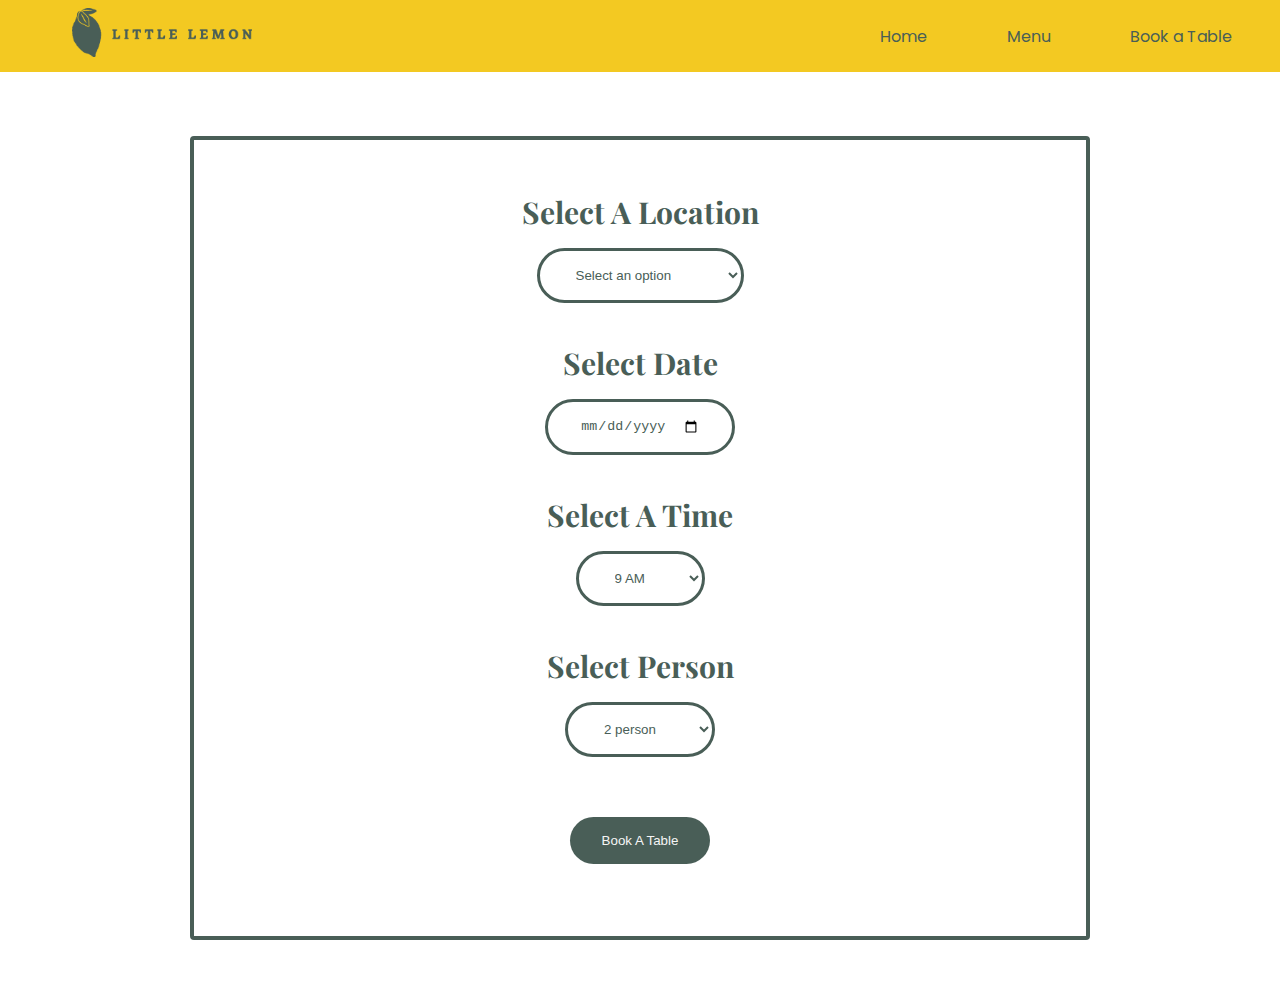
<file: book.html>
<!DOCTYPE html>
<html lang="en">

<head>
    <meta charset="UTF-8">
    <meta name="viewport" content="width=device-width, initial-scale=1.0">

    <title>Little Lemon</title>
    <meta name="description" content="Based in Chicago, Illinois, Little Lemon is a family-owned Mediterranean restaurant, focused on traditional recipes served with a modern twist. The chefs draw inspiration from Italian, Greek, and Turkish culture.">
    <meta name="author" content="Little Lemon Restaurant">

    <!-- CSS file -->
    <link rel="stylesheet" href="css/styles.css">

    <!-- links for text fonts -->
    <link rel="preconnect" href="https://fonts.googleapis.com">
    <link rel="preconnect" href="https://fonts.gstatic.com" crossorigin>
    <link href="https://fonts.googleapis.com/css2?family=Markazi+Text:wght@400;500;600;700&family=Montserrat:wght@200&family=Playfair+Display:wght@500&display=swap" rel="stylesheet">

    <!-- logo -->
    <link rel="icon" type="image/x-icon" href="/images/Asset 9@4x.png">
</head>

<body>
    <header>
        <div class="header">
            <nav>
                <div class="navbar">
                    <ul class="nav-list">
                        <li class="nav-item"><a href="index.html"><img id="logo" src="images/Asset 14@4x.png" alt="Logo of the Little Lemon Restaurant"></a></li>
                        <li class="nav-item"><a href="index.html">Home</a></li>
                        <li class="nav-item"><a href="menu.html">Menu</a></li>
                        <li class="nav-item"><a href="book.html">Book a Table</a></li>
                    </ul>
                </div>
            </nav>
        </div>
    </header>
    <main class="book-a-table">
        <div class="book">
            <form id="survey-form">
                <div class="form-group">
                    <h2>Select A Location</h2>
                    <select id="dropdown" name="cat-or-dog" class="form-control" required>
                        <option disabled select value selected>Select an option</option>
                        <option value="1" >BEACON HILL</option>
                        <option value="2" >BEVERLY HILLS</option>
                        <option value="3" >BROOKLINE</option>
                        <option value="4" >CAMBRIDGE</option>
                        <option value="5" >CULVER CITY</option>
                        <option value="6" >LEXINGTON</option>
                        <option value="7" >NORTH ANDOVER</option>
                        <option value="8" >SOUTH END</option>
                        <option value="9" >BROOKLINE</option>
                    </select>
                </div>
                <div class="form-group">
                    <h2>Select Date</h2>
                    <input type="date" class="form-control date" >
                </div>
                <div class="form-group">
                    <h2>Select A Time</h2>
                    <select id="dropdown" name="cat-or-dog" class="form-control" required>
                        <option value="1" >9 AM</option>
                        <option value="2" >10 AM</option>
                        <option value="3" >11 AM</option>
                        <option value="4" >12 PM</option>
                        <option value="5" >1 PM</option>
                        <option value="6" >2 PM</option>
                        <option value="7" >3 PM</option>
                        <option value="8" >4 PM</option>
                        <option value="9" >5 PM</option>
                        <option value="10" >6 PM</option>
                        <option value="11" >7 PM</option>
                        <option value="12" >8 PM</option>
                        <option value="13" >9 PM</option>
                        <option value="14" >10 PM</option>
                        <option value="15" >11 PM</option>
                    </select>
                </div>
                <div class="form-group person">
                    <h2>Select Person</h2>
                    <select id="dropdown" class="form-control" required>
                        <option value="1" >1 person</option>
                        <option select value="2" selected>2 person</option>
                        <option value="3" >3 person</option>
                        <option value="4" >4 person</option>
                        <option value="5" >5 person</option>
                        <option value="6" >6 person</option>
                        <option value="7" >7 person</option>
                        <option value="8" >8 person</option>
                        <option value="9" >9 person</option>
                        <option value="10" >10 person</option>
                    </select>
                </div>
                <div class="form-submit">
                    <button id="submit" type="submit" class="submit-button" value="Submit">Book A Table</button>
                </div>
            </form>
        </div>
    </main>
</body>

</html>
</file>
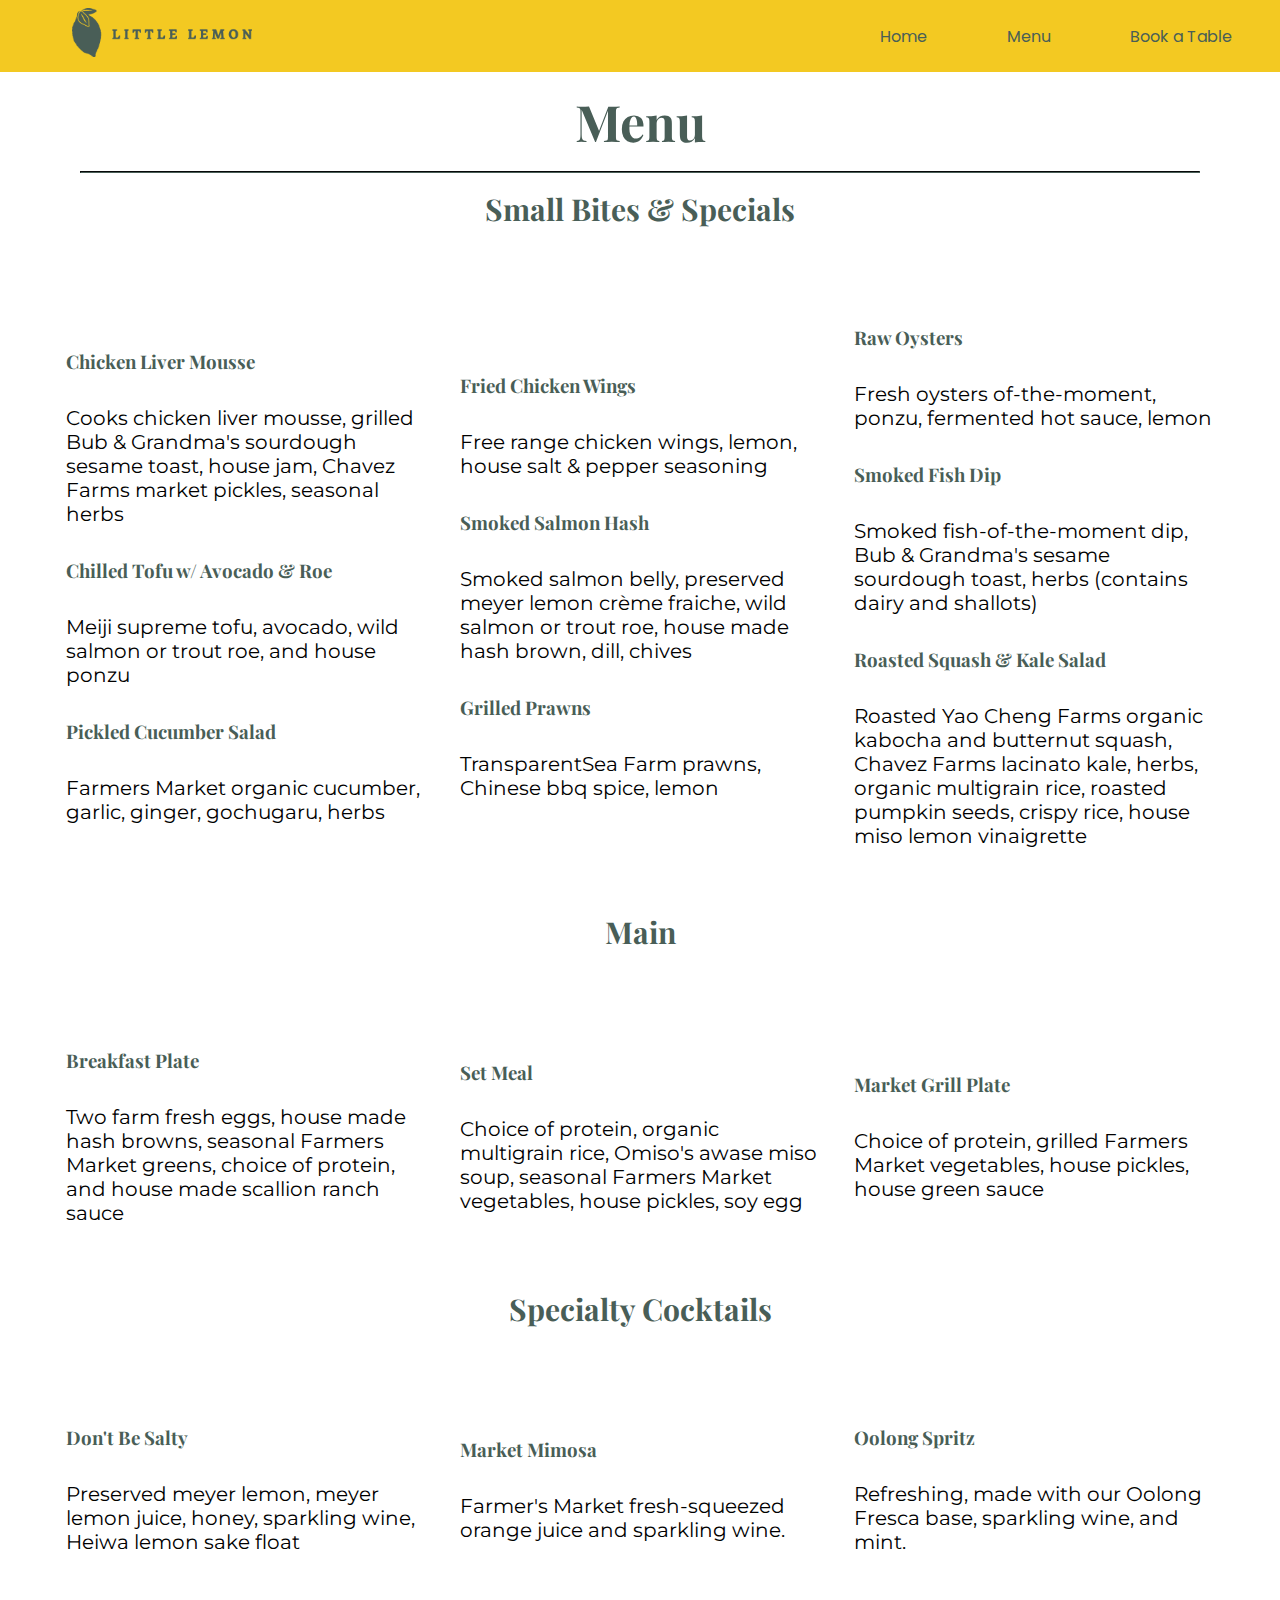
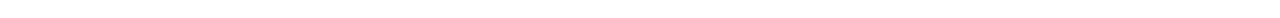
<file: menu.html>
<!DOCTYPE html>
<html lang="en">

<head>
    <meta charset="UTF-8">
    <meta name="viewport" content="width=device-width, initial-scale=1.0">

    <title>Little Lemon</title>
    <meta name="description" content="Based in Chicago, Illinois, Little Lemon is a family-owned Mediterranean restaurant, focused on traditional recipes served with a modern twist. The chefs draw inspiration from Italian, Greek, and Turkish culture.">
    <meta name="author" content="Little Lemon Restaurant">

    <!-- CSS file -->
    <link rel="stylesheet" href="css/styles.css">

    <!-- links for text fonts -->
    <link rel="preconnect" href="https://fonts.googleapis.com">
    <link rel="preconnect" href="https://fonts.gstatic.com" crossorigin>
    <link href="https://fonts.googleapis.com/css2?family=Markazi+Text:wght@400;500;600;700&family=Montserrat:wght@200&family=Playfair+Display:wght@500&display=swap" rel="stylesheet">

    <!-- logo -->
    <link rel="icon" type="image/x-icon" href="/images/Asset 9@4x.png">
</head>

<body>
    <header>
        <div class="header">
            <nav>
                <div class="navbar">
                    <ul class="nav-list">
                        <li class="nav-item"><a href="index.html"><img id="logo" src="images/Asset 14@4x.png" alt="Logo of the Little Lemon Restaurant"></a></li>
                        <li class="nav-item"><a href="index.html">Home</a></li>
                        <li class="nav-item"><a href="menu.html">Menu</a></li>
                        <li class="nav-item"><a href="book.html">Book a Table</a></li>
                    </ul>
                </div>
            </nav>
        </div>
    </header>
    <main class="menu">
        <h1 class="menu-headding">Menu</h1>
        <hr>
        <h2 class="sub-headding">Small Bites & Specials</h2>
        <section class="menu-items">
            <article class="left-menu">
                <h3>Chicken Liver Mousse</h3>
                <p>Cooks chicken liver mousse, grilled Bub & Grandma's sourdough sesame toast, house jam, Chavez Farms market pickles, seasonal herbs</p>
                <h3>Chilled Tofu w/ Avocado & Roe</h3>
                <p>Meiji supreme tofu, avocado, wild salmon or trout roe, and house ponzu</p>
                <h3>Pickled Cucumber Salad</h3>
                <p>Farmers Market organic cucumber, garlic, ginger, gochugaru, herbs</p>
            </article>
            <article class="middle-menu">
                <h3>Fried Chicken Wings</h3>
                <p>Free range chicken wings, lemon, house salt & pepper seasoning</p>
                <h3>Smoked Salmon Hash</h3>
                <p> Smoked salmon belly, preserved meyer lemon crème fraiche, wild salmon or trout roe, house made hash brown, dill, chives</p>
                <h3>Grilled Prawns</h3>
                <p>TransparentSea Farm prawns, Chinese bbq spice, lemon</p>
            </article>
            <article class="right-menu">
                <h3>Raw Oysters</h3>
                <p>Fresh oysters of-the-moment, ponzu, fermented hot sauce, lemon</p>
                <h3>Smoked Fish Dip</h3>
                <p>Smoked fish-of-the-moment dip, Bub & Grandma's sesame sourdough toast, herbs (contains dairy and shallots)</p>
                <h3>Roasted Squash & Kale Salad</h3>
                <p>Roasted Yao Cheng Farms organic kabocha and butternut squash, Chavez Farms lacinato kale, herbs, organic multigrain rice, roasted pumpkin seeds, crispy rice, house miso lemon vinaigrette</p>
            </article>
        </section>
        <h2 class="sub-headding">Main</h2>
        <section class="menu-items">
            <article class="left-menu">
                <h3>Breakfast Plate</h3>
                <p>Two farm fresh eggs, house made hash browns, seasonal Farmers Market greens, choice of protein, and house made scallion ranch sauce</p>
            </article>
            <article class="middle-menu">
                <h3>Set Meal</h3>
                <p>Choice of protein, organic multigrain rice, Omiso's awase miso soup, seasonal Farmers Market vegetables, house pickles, soy egg</p>
            </article>
            <article class="right-menu">
                <h3>Market Grill Plate</h3>
                <p>Choice of protein, grilled Farmers Market vegetables, house pickles, house green sauce</p>
            </article>
        </section>
        <h2 class="sub-headding">Specialty Cocktails</h2>
        <section class="menu-items">
            <article class="left-menu">
                <h3>Don't Be Salty</h3>
                <p>Preserved meyer lemon, meyer lemon juice, honey, sparkling wine, Heiwa lemon sake float</p>
            </article>
            <article class="middle-menu">
                <h3>Market Mimosa</h3>
                <p>Farmer's Market fresh-squeezed orange juice and sparkling wine.</p>
            </article>
            <article class="right-menu">
                <h3>Oolong Spritz</h3>
                <p>Refreshing, made with our Oolong Fresca base, sparkling wine, and mint.</p>
            </article>
        </section>
    </main>
</body>

</html>
</file>
<file: css/styles.css>
@import url('https://fonts.googleapis.com/css2?family=Poppins:wght@100;200;300;400;500;600;700;800;900&display=swap');

*, 
*::before, 
*::after {
    padding: 0;
    margin: 0;
    box-sizing: border-box;
}

body {
    font-family:"Poppins", sans-serif;
}

h1, h2, h3, h4, h5 {
    font-family: 'Playfair Display', serif;
    color: #495e57;
}

h1 {
    font-size: 50px;
    padding: 1rem;
    color: #495e57;
}

h2 {
    font-size: 30px;
}

p {
    font-family: 'Montserrat', sans-serif;
    font-size: 20px;
}

nav {
    background-color: #f3c922;
}

.nav-list {
    display: flex;
    justify-content: flex-end;
    align-items: center;
}

.nav-item {
    list-style: none;
    padding-right: 1rem;
}

.nav-item a {
    text-decoration: none;
    color: #495e57;
    padding: 1rem 2rem;
}

.nav-item:first-child {
    margin-right: auto;
    margin-left: 2rem;
    padding: 0.5rem;
}

.nav-item:not(:first-child) a:hover {
    background-color: #495e57;
    color: whitesmoke;
    border-radius: 30px;
}

#logo {
    max-width: 20vh;
}

.section-first{
    display: flex;
    justify-content: space-evenly;
    align-items: center;
    margin-top: 2rem;
    margin-bottom: 2rem;
}

.promotion {
    max-width: 70vh;
    max-height: 70vh;
    /* background-color: #495e57; */
    padding: 2rem;
    color: black;
    text-align: center;
}

.promotion h1 {
    font-size: 50px;
    padding: 1rem;
    color: #495e57;
}

.main-bowl {
    max-width: 50vh;
    max-height: 50vh;
    border-radius: 30% 70% 56% 44% / 30% 30% 70% 70%;
    animation-name: example;
    animation-duration: 4s;
    animation-iteration-count: infinite;
    animation-play-state: paused;
}
.main-bowl:hover {
    animation-name: example;
    animation-duration: 4s;
    animation-play-state: running;
}
      
@keyframes example {
    0% {border-radius: 30% 70% 56% 44% / 30% 30% 70% 70%;}
    33% {border-radius: 73% 27% 38% 62% / 31% 59% 41% 69%;}
    66% {border-radius: 84% 16% 64% 36% / 57% 59% 41% 43%;}
}

.scrolling-text-wrapper .scrolling-text {
    width: 200%;
    white-space: nowrap;
    animation-name: textScroll;
    animation-duration: 25s;
    animation-timing-function: linear;
    animation-iteration-count: infinite;
}

.scrolling-text-wrapper {
    font-size: 4rem;
    overflow: hidden;
    margin: 5px 0;
    letter-spacing: 5px;
}

.stroked-text {
    color: white;
    text-shadow: -1px -1px 0 #495e57, 1px -1px 0 #495e57, -1px 1px 0 #495e57, 1px 1px 0 #495e57;
}

@keyframes textScroll {
    0% {
        transform: translateX(0);
    }

    100% {
        transform: translateX(-100%);
    }
}


.section-three {
    display: flex;
    justify-content: center;
    align-items: center;
    flex-direction: column; 
}

.section-three h1 {
    font-size: 50px;
    padding: 1rem;
    color: #495e57;
}

.pop-bowls {
    display: flex;
    flex-direction: row;
    justify-content: space-evenly;
    gap: 13rem;
    margin: 3rem;
}

.bowl-desc {
    max-width: 50vh;
}

.bowl-desc p {
    margin-top: 2rem;
}

.best-selling > img {
    max-width: 50vh;
    border-radius: 100px;
}

.section-btn {
    margin: 2rem;
}

.section-btn a {
    text-decoration: none;
    background-color: #495e57;
    color: whitesmoke;
    border-radius: 30px;
    padding: 1rem 2rem;
}

.section-btn a:hover {
    color: #495e57;
    background-color: #f3c922;
}

.section-four h1 {
    text-align: center;
    font-size: 50px;
    padding: 1rem;
    color: #495e57;
    margin: 1rem;
}

.book-table {
    display: flex;
    flex-direction: column;
    justify-content: center;
    align-items: center;
    margin: 0rem 7rem 5rem 7rem;
}

.book-table  p {
    margin-bottom: 2rem;
}

footer {
    display: flex;
    justify-content: space-between;
    align-items: center;
    border-top: 2px solid #495e57;
    margin: 2rem;
}

footer p {
    font-size: 13px;
}

footer img {
    max-height: 4rem;
    margin-top: 2rem;
}


/*  */
/* Menu Section */
/*  */


h1.menu-headding {
    text-align: center;
}

hr {
    height: 2px;
    background-color: #495e57;
    border-color: #495e57;
    margin: 0rem 5rem;
  }

h2.sub-headding {
    text-align: center;
    margin: 1rem;
}

.menu-items {
    display: flex;
    justify-content: space-evenly;
    align-items: center;
    margin: 4rem;
    gap: 2rem;
}

.menu-items article {
    max-width: 40vh;   
}

.left-menu h3, .middle-menu h3, .right-menu h3 {
    margin: 2rem;
    margin-left: 0rem;
}

/*  */
/* Book a Table Section */
/*  */

main.book-a-table {
    display: flex;
    justify-content: center;
}


form {
    display: flex;
    flex-direction: column;
    padding: 2.5rem 0.625rem;
    border-radius: 0.25rem;
    width: 100vh;
    justify-content: center;
    text-align: center;
    border: 4px solid #495e57;
    margin: 4rem;
}

.form-group {
    margin: 0.75rem; 
}

.submit-button {
    margin: 2rem;
    border: 0;
    text-decoration: none;
    background-color: #495e57;
    color: whitesmoke;
    border-radius: 30px;
    padding: 1rem 2rem;
}

.submit-button:hover {
    color: #495e57;
    background-color: #f3c922;
}

#dropdown {
    margin: 1rem;
    border: 3px solid #495e57;
    text-decoration: none;
    background-color: white;
    color: #495e57;
    border-radius: 30px;
    padding: 1rem 2rem;
}

.date {
    margin: 1rem;
    border: 3px solid #495e57;
    text-decoration: none;
    background-color: white;
    color: #495e57;
    border-radius: 30px;
    padding: 1rem 2rem;
}
</file>
